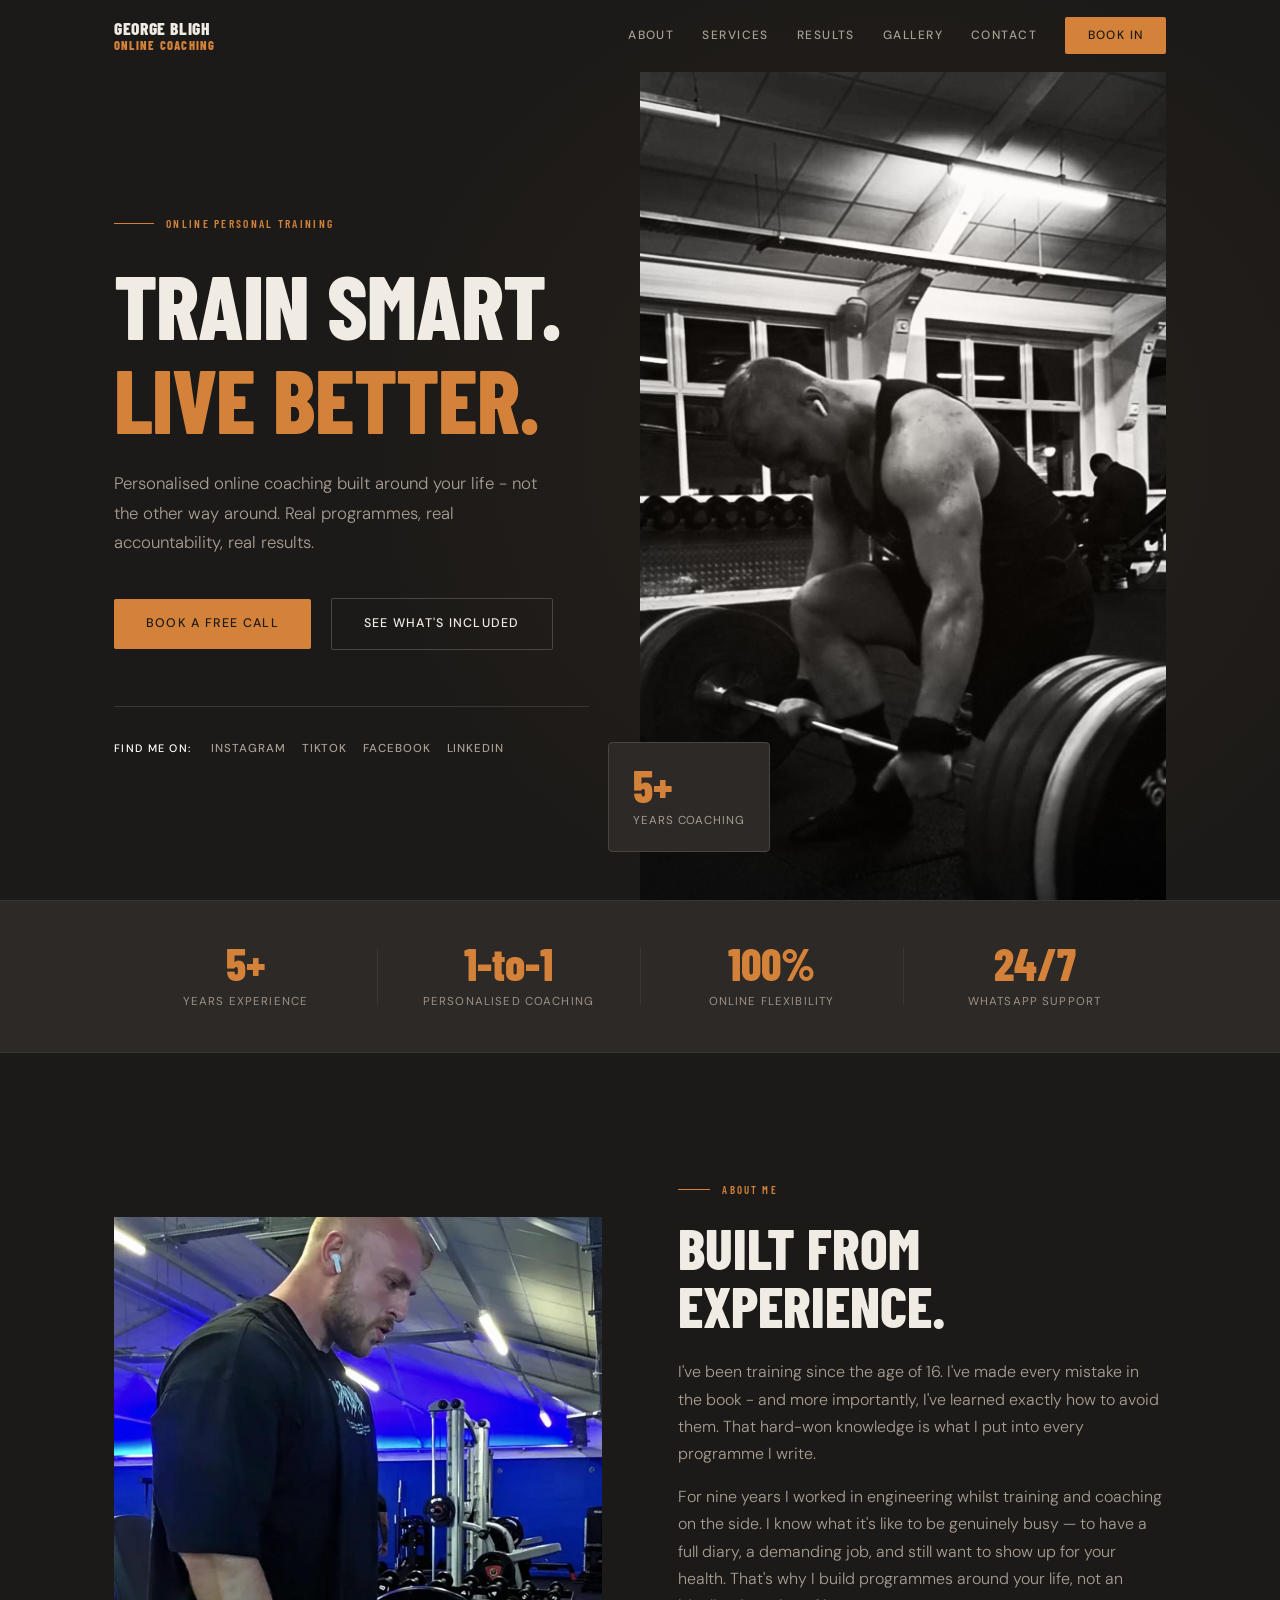
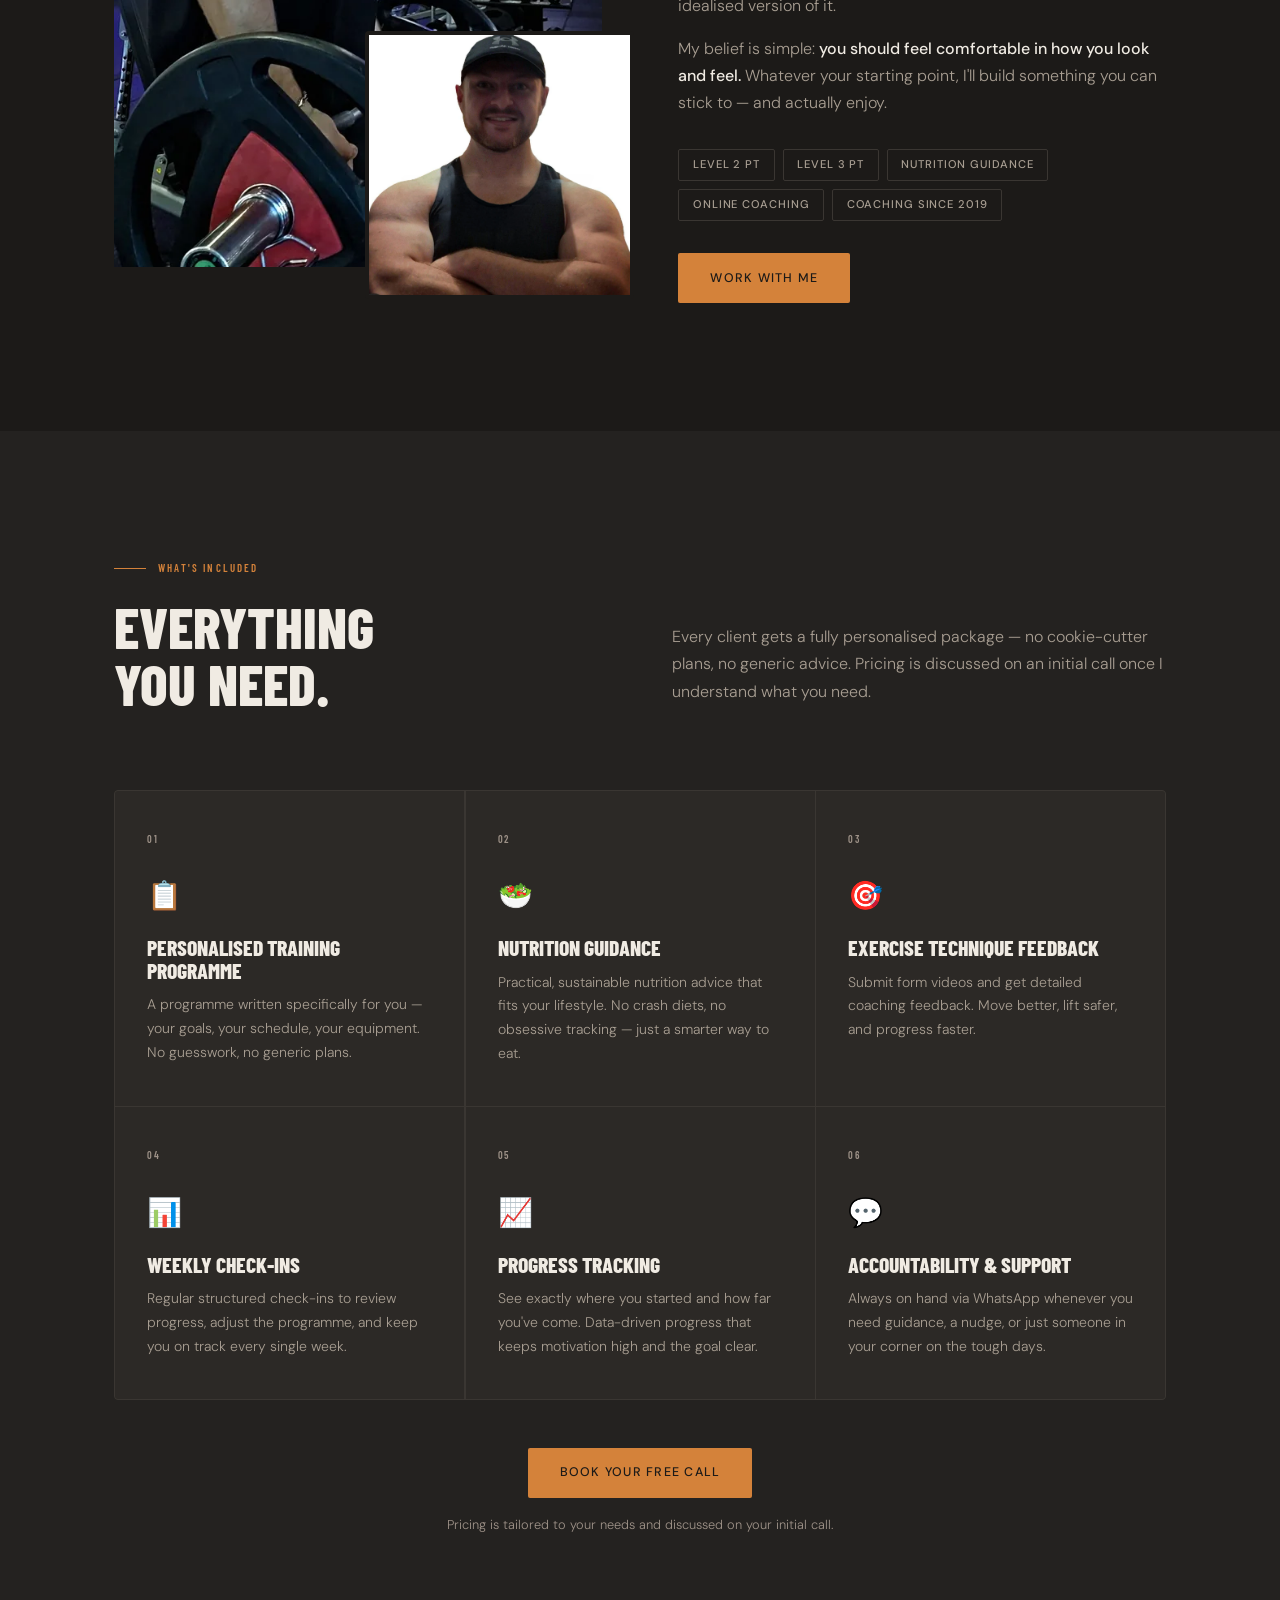
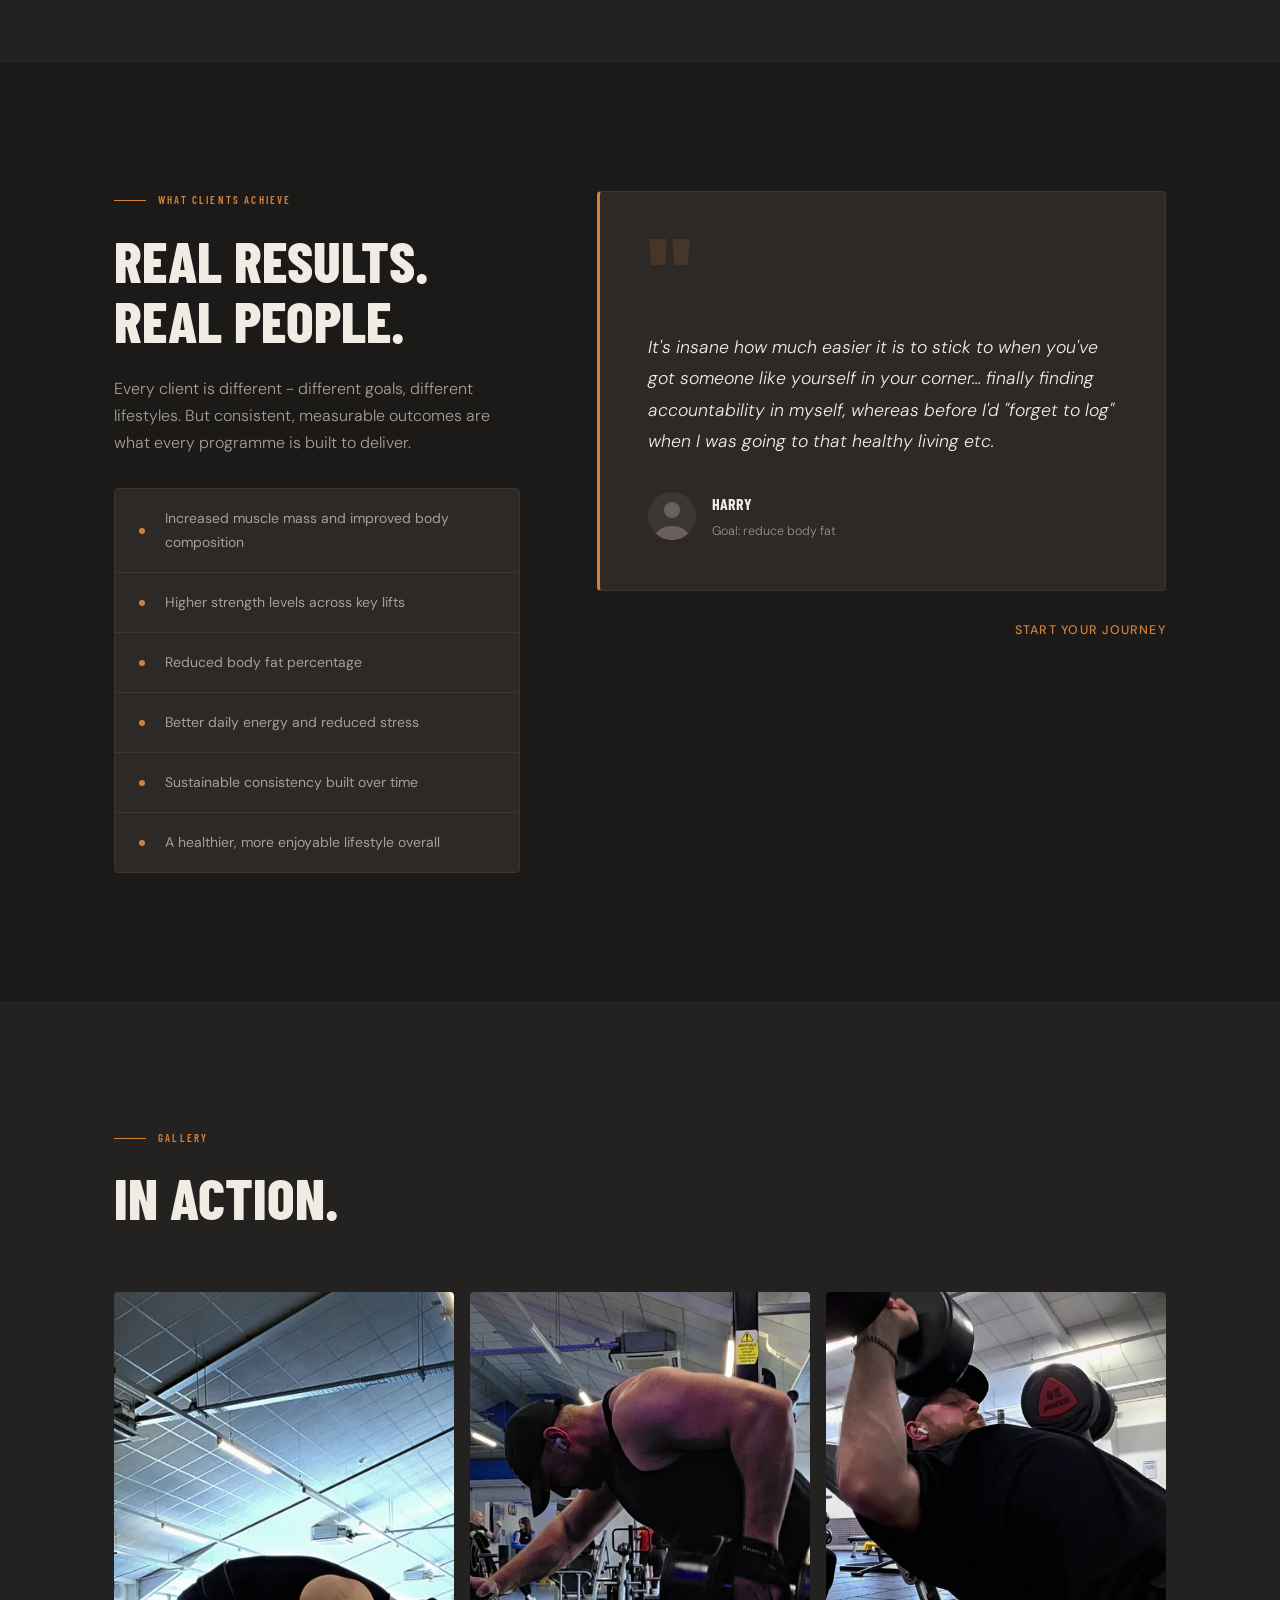
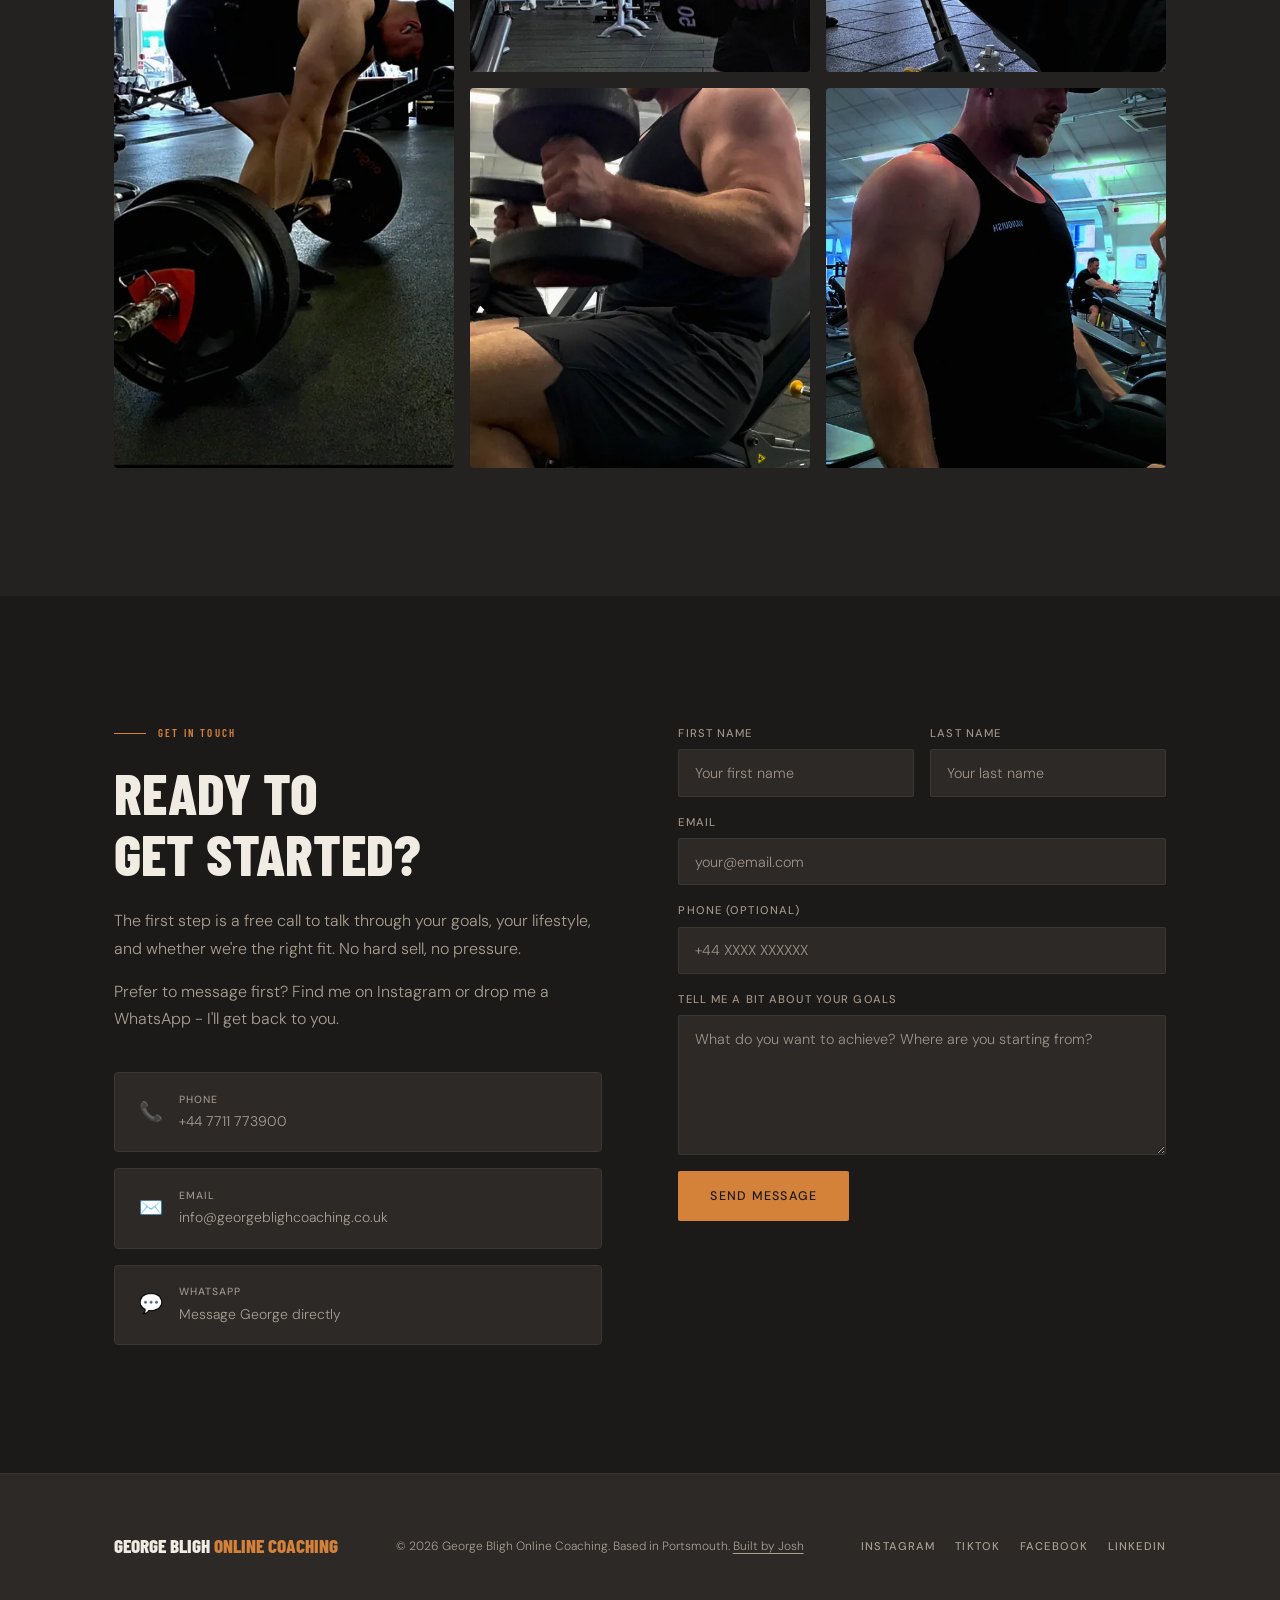
<file: index.html>
<!DOCTYPE html>
<html lang="en">
<head>
  <meta charset="UTF-8" />
  <meta name="viewport" content="width=device-width, initial-scale=1.0" />

  <!-- ── Primary SEO ───────────────────────────────────────── -->
  <title>George Bligh | Online Personal Trainer UK</title>
  <meta name="description" content="1-to-1 online personal training and nutrition coaching built around your lifestyle. Personalised programmes, weekly check-ins, and real results — wherever you are in the UK." />
  <meta name="robots" content="index, follow" />
  <link rel="canonical" href="https://georgeblighcoaching.co.uk/" />

  <!-- ── Open Graph ────────────────────────────────────────── -->
  <meta property="og:type"        content="website" />
  <meta property="og:url"         content="https://georgeblighcoaching.co.uk/" />
  <meta property="og:title"       content="George Bligh | Online Personal Trainer UK" />
  <meta property="og:description" content="1-to-1 online personal training and nutrition coaching built around your lifestyle. Real programmes, real results — anywhere in the UK." />
  <meta property="og:image"       content="https://georgeblighcoaching.co.uk/assets/images/Social%20meta%20Image.webp" />
  <meta name="twitter:card"       content="summary_large_image" />
  <meta name="twitter:title"      content="George Bligh | Online Personal Trainer UK" />
  <meta name="twitter:description" content="1-to-1 online personal training and nutrition coaching built around your lifestyle. Real programmes, real results — anywhere in the UK." />
  <meta name="twitter:image"      content="https://georgeblighcoaching.co.uk/assets/images/Social%20meta%20Image.webp" />

  <!-- ── Sitemap ──────────────────────────────────────────── -->
  <link rel="sitemap" type="application/xml" href="/sitemap.xml" />

  <!-- ── Favicon ──────────────────────────────────────────── -->
  <link rel="icon" type="image/webp" href="/assets/images/Favicon.webp" />
  <link rel="apple-touch-icon" href="/assets/images/Favicon.webp" />

  <!-- ── Structured Data ───────────────────────────────────── -->
  <script type="application/ld+json">
  {
    "@context": "https://schema.org",
    "@type": "Person",
    "name": "George Bligh",
    "jobTitle": "Online Personal Trainer",
    "description": "Online personal trainer and nutrition coach offering 1-to-1 coaching, personalised training programmes, weekly check-ins, and nutrition guidance to clients across the UK.",
    "url": "https://georgeblighcoaching.co.uk",
    "image": "https://georgeblighcoaching.co.uk/assets/images/about-main.webp",
    "telephone": "+447711773900",
    "address": {
      "@type": "PostalAddress",
      "addressLocality": "Portsmouth",
      "addressCountry": "GB"
    },
    "areaServed": {
      "@type": "Country",
      "name": "United Kingdom"
    },
    "sameAs": [
      "https://www.instagram.com/georgefitzness/",
      "https://www.tiktok.com/@georgefitnezz",
      "https://www.facebook.com/profile.php?id=61587950019337",
      "https://www.linkedin.com/in/george-bligh/"
    ],
    "knowsAbout": [
      "Personal Training",
      "Online Coaching",
      "Nutrition Guidance",
      "Strength Training",
      "Weight Loss",
      "Muscle Building",
      "Body Composition"
    ]
  }
  </script>

  <!-- ── Fonts (non-blocking) ──────────────────────────────── -->
  <!-- preconnect hints stay — they prime the connection early -->
  <link rel="preconnect" href="https://fonts.googleapis.com" />
  <link rel="preconnect" href="https://fonts.gstatic.com" crossorigin />
  <!-- Load font CSS asynchronously so it never blocks first paint -->
  <link rel="preload" as="image" href="assets/images/Hero%201to1%20Mobile.webp" media="(max-width: 860px)" />
  <link rel="preload" as="image" href="assets/images/Hero%201080w%20x%202021h%20px.webp" media="(min-width: 861px)" />
  <link rel="preload" as="style" href="https://fonts.googleapis.com/css2?family=Barlow+Condensed:wght@400;600;700;800&family=DM+Sans:ital,wght@0,300;0,400;0,500;1,300&display=swap" />
  <link rel="stylesheet" media="print" onload="this.media='all'" href="https://fonts.googleapis.com/css2?family=Barlow+Condensed:wght@400;600;700;800&family=DM+Sans:ital,wght@0,300;0,400;0,500;1,300&display=swap" />
  <noscript>
    <link rel="stylesheet" href="https://fonts.googleapis.com/css2?family=Barlow+Condensed:wght@400;600;700;800&family=DM+Sans:ital,wght@0,300;0,400;0,500;1,300&display=swap" />
  </noscript>

  <style>
    /* ── Variables & Reset ─────────────────────────────── */
    :root {
      --bg:           #1C1A18;
      --bg-raised:    #242220;
      --bg-card:      #2C2926;
      --border:       #3A3632;
      --border-light: #4A4540;
      --accent:       #D4823A;
      --accent-dim:   #A8632B;
      --accent-glow:  rgba(212,130,58,0.12);
      --text-primary:   #F0EBE3;
      --text-secondary: #A89E92;
      --text-muted:     #9E9288;
      --font-display: 'Barlow Condensed', sans-serif;
      --font-body:    'DM Sans', sans-serif;
      --max-width: 1180px;
      --gutter: clamp(1.5rem, 5vw, 4rem);
      --nav-height: 72px;
      --ease: cubic-bezier(0.25,0.46,0.45,0.94);
      --ease-out: cubic-bezier(0.0,0.0,0.2,1);
    }

    *, *::before, *::after { box-sizing: border-box; margin: 0; padding: 0; }

    html {
      scroll-behavior: smooth;
      scroll-padding-top: var(--nav-height);
      -webkit-font-smoothing: antialiased;
    }

    body {
      background: var(--bg);
      color: var(--text-primary);
      font-family: var(--font-body);
      font-size: 1rem;
      line-height: 1.7;
      font-weight: 300;
      overflow-x: hidden;
    }

    img { max-width: 100%; display: block; }
    a { color: inherit; text-decoration: none; }
    ul { list-style: none; }
    button { cursor: pointer; border: none; background: none; font: inherit; }

    h1, h2, h3, h4, h5 {
      font-family: var(--font-display);
      font-weight: 800;
      line-height: 1.05;
      text-transform: uppercase;
      color: var(--text-primary);
    }

    p { color: var(--text-secondary); font-weight: 300; }
    p + p { margin-top: 1rem; }
    strong { color: var(--text-primary); font-weight: 500; }

    .container {
      width: 100%;
      max-width: var(--max-width);
      margin: 0 auto;
      padding: 0 var(--gutter);
    }

    ::-webkit-scrollbar { width: 5px; }
    ::-webkit-scrollbar-track { background: var(--bg); }
    ::-webkit-scrollbar-thumb { background: var(--border-light); border-radius: 3px; }

    /* ── Scroll reveal ─────────────────────────────────── */
    [data-reveal] {
      opacity: 0;
      transform: translateY(28px);
      transition: opacity 0.7s var(--ease-out), transform 0.7s var(--ease-out);
    }
    [data-reveal].revealed {
      opacity: 1;
      transform: translateY(0);
    }
    [data-reveal-delay="1"] { transition-delay: 0.1s; }
    [data-reveal-delay="2"] { transition-delay: 0.22s; }
    [data-reveal-delay="3"] { transition-delay: 0.34s; }
    [data-reveal-delay="4"] { transition-delay: 0.46s; }
    [data-reveal-delay="5"] { transition-delay: 0.58s; }
    [data-reveal-delay="6"] { transition-delay: 0.7s; }

    /* ── Nav ───────────────────────────────────────────── */
    .nav {
      position: fixed;
      top: 0; left: 0; right: 0;
      height: var(--nav-height);
      z-index: 100;
      transition: background 0.3s var(--ease), border-color 0.3s var(--ease);
      border-bottom: 1px solid transparent;
    }
    .nav.scrolled {
      background: rgba(28,26,24,0.93);
      backdrop-filter: blur(14px);
      -webkit-backdrop-filter: blur(14px);
      border-bottom-color: var(--border);
    }
    .nav .container {
      height: 100%;
      display: flex;
      align-items: stretch;
    }
    .nav__inner {
      display: flex;
      align-items: center;
      justify-content: space-between;
      width: 100%;
    }
    .nav__logo {
      font-family: var(--font-display);
      font-weight: 800;
      letter-spacing: 0.04em;
      text-transform: uppercase;
      line-height: 1.15;
      display: flex;
      flex-direction: column;
    }
    .nav__logo-name { color: var(--text-primary); font-size: 1.1rem; }
    .nav__logo-sub  { color: var(--accent); font-size: 0.78rem; letter-spacing: 0.1em; }
    .nav__links {
      display: flex;
      align-items: center;
      gap: 1.75rem;
    }
    .nav__link {
      font-size: 0.75rem;
      font-weight: 500;
      letter-spacing: 0.12em;
      text-transform: uppercase;
      color: var(--text-secondary);
      transition: color 0.25s;
      position: relative;
    }
    .nav__link::after {
      content: '';
      position: absolute;
      bottom: -4px; left: 0;
      width: 0; height: 1px;
      background: var(--accent);
      transition: width 0.25s var(--ease);
    }
    .nav__link:hover { color: var(--text-primary); }
    .nav__link:hover::after, .nav__link.active::after { width: 100%; }
    .nav__link.active { color: var(--text-primary); }

    .nav__cta {
      font-size: 0.75rem;
      font-weight: 500;
      letter-spacing: 0.12em;
      text-transform: uppercase;
      color: var(--bg);
      background: var(--accent);
      padding: 0.55rem 1.4rem;
      border-radius: 2px;
      transition: background 0.25s;
    }
    .nav__cta:hover { background: var(--accent-dim); }

    .nav__hamburger {
      display: none; /* shown via media query at 860px */
      flex-direction: column;
      gap: 5.5px;
      padding: 4px;
      background: none;
      border: none;
      cursor: pointer;
    }
    .nav__hamburger span {
      display: block;
      width: 22px;
      height: 1.5px;
      background: var(--text-primary);
      transform-origin: center;
      transition: transform 0.3s var(--ease), opacity 0.2s var(--ease), background 0.2s;
    }

    /* ── Section helpers ───────────────────────────────── */
    .section { padding: clamp(5rem,10vw,9rem) 0; }
    .section--alt { background: var(--bg-raised); }

    .section-label {
      font-family: var(--font-display);
      font-size: 0.68rem;
      font-weight: 600;
      letter-spacing: 0.2em;
      text-transform: uppercase;
      color: var(--accent);
      display: flex;
      align-items: center;
      gap: 0.75rem;
      margin-bottom: 1.25rem;
    }
    .section-label::before {
      content: '';
      width: 2rem;
      height: 1px;
      background: var(--accent);
      flex-shrink: 0;
    }

    /* ── Real image treatments ────────────────────────── */
    .hero__image-ph {
      flex: 1;
      overflow: hidden;
      position: relative;
    }
    .hero__image-ph img {
      position: absolute;
      inset: 0;
      width: 100%;
      height: 100%;
      object-fit: cover;
      object-position: center top;
    }
    .about__img-main img,
    .about__img-secondary img {
      width: 100%;
      height: 100%;
      object-fit: cover;
      object-position: center;
    }
    .gallery__item img {
      width: 100%;
      height: 100%;
      object-fit: cover;
      object-position: center;
      display: block;
    }

    /* ── Image placeholders ────────────────────────────── */
    .img-ph {
      background: var(--bg-card);
      border: 1px dashed var(--border-light);
      border-radius: 4px;
      display: flex;
      flex-direction: column;
      align-items: center;
      justify-content: center;
      gap: 0.5rem;
      position: relative;
      overflow: hidden;
    }
    .img-ph::before {
      content: '';
      position: absolute;
      inset: 0;
      background: repeating-linear-gradient(
        -45deg,
        transparent, transparent 12px,
        rgba(255,255,255,0.018) 12px, rgba(255,255,255,0.018) 13px
      );
    }
    .img-ph__inner {
      position: relative;
      text-align: center;
      z-index: 1;
    }
    .img-ph__icon {
      font-size: 2rem;
      margin: 0 auto 0.5rem;
      opacity: 0.35;
    }
    .img-ph__label {
      font-size: 0.7rem;
      font-weight: 500;
      letter-spacing: 0.1em;
      text-transform: uppercase;
      color: var(--text-muted);
    }
    .img-ph__dim {
      font-size: 0.65rem;
      color: var(--text-muted);
      opacity: 0.7;
      margin-top: 0.2rem;
    }

    /* ── Buttons ───────────────────────────────────────── */
    .btn {
      display: inline-flex;
      align-items: center;
      gap: 0.5rem;
      font-family: var(--font-body);
      font-size: 0.78rem;
      font-weight: 500;
      letter-spacing: 0.1em;
      text-transform: uppercase;
      padding: 0.9rem 2rem;
      border-radius: 2px;
      transition: all 0.25s var(--ease);
      white-space: nowrap;
    }
    .btn--primary { background: var(--accent); color: var(--bg); }
    .btn--primary:hover { background: var(--accent-dim); transform: translateY(-2px); }
    .btn--outline {
      border: 1px solid var(--border-light);
      color: var(--text-primary);
    }
    .btn--outline:hover {
      border-color: var(--accent);
      color: var(--accent);
      transform: translateY(-2px);
    }
    .btn--ghost {
      color: var(--accent);
      font-size: 0.78rem;
      font-weight: 500;
      letter-spacing: 0.1em;
      text-transform: uppercase;
      display: inline-flex;
      align-items: center;
      gap: 0.5rem;
      transition: gap 0.25s var(--ease);
    }
    .btn--ghost:hover { gap: 0.8rem; }

    /* ── HERO ──────────────────────────────────────────── */
    .hero {
      min-height: 100svh;
      padding-top: var(--nav-height);
      position: relative;
      overflow: hidden;
    }

    .hero::after {
      content: '';
      position: absolute;
      inset: 0;
      background: radial-gradient(ellipse 60% 80% at 70% 50%, rgba(212,130,58,0.06) 0%, transparent 70%);
      pointer-events: none;
    }

    .hero__inner {
      display: grid;
      grid-template-columns: 1fr 1fr;
      align-items: center;
      min-height: calc(100svh - var(--nav-height));
      gap: 0;
    }

    .hero__content {
      padding: clamp(3rem,6vw,6rem) clamp(2rem,4vw,4rem) clamp(3rem,6vw,6rem) 0;
      position: relative;
      z-index: 1;
    }

    .hero__eyebrow {
      display: flex;
      align-items: center;
      gap: 0.75rem;
      margin-bottom: 1.5rem;
    }
    .hero__eyebrow-line {
      width: 2.5rem;
      height: 1px;
      background: var(--accent);
    }
    .hero__eyebrow-text {
      font-family: var(--font-display);
      font-size: 0.72rem;
      font-weight: 600;
      letter-spacing: 0.2em;
      text-transform: uppercase;
      color: var(--accent);
    }

    .hero__title {
      font-size: clamp(4rem,7vw,7.5rem);
      margin-bottom: 1.5rem;
      letter-spacing: -0.01em;
    }

    .hero__title em {
      font-style: normal;
      color: var(--accent);
      display: block;
    }

    .hero__sub {
      font-size: 1.05rem;
      line-height: 1.75;
      color: var(--text-secondary);
      max-width: 440px;
      margin-bottom: 2.5rem;
    }

    .hero__actions {
      display: flex;
      align-items: center;
      gap: 1.25rem;
      flex-wrap: wrap;
    }

    .hero__social {
      display: flex;
      align-items: center;
      gap: 1rem;
      margin-top: 3.5rem;
      padding-top: 2rem;
      border-top: 1px solid var(--border);
    }
    .hero__social-label {
      font-size: 0.68rem;
      font-weight: 500;
      letter-spacing: 0.12em;
      text-transform: uppercase;
      color: #ffffff;
      margin-right: 0.25rem;
    }
    .hero__social-link {
      font-size: 0.72rem;
      font-weight: 500;
      letter-spacing: 0.08em;
      text-transform: uppercase;
      color: var(--text-secondary);
      transition: color 0.25s;
    }
    .hero__social-link:hover { color: var(--accent); }

    .hero__image-wrap {
      position: relative;
      align-self: stretch;
      min-height: 600px;
      display: flex;
      align-items: stretch;
    }

    .hero__image-ph {
      flex: 1;
      border-radius: 0;
    }

    .hero__image-badge {
      position: absolute;
      bottom: 3rem;
      left: -2rem;
      background: var(--bg-card);
      border: 1px solid var(--border-light);
      border-radius: 4px;
      padding: 1.25rem 1.5rem;
      z-index: 2;
      backdrop-filter: blur(8px);
    }

    .hero__badge-stat {
      font-family: var(--font-display);
      font-size: 2.8rem;
      font-weight: 800;
      color: var(--accent);
      line-height: 1;
    }
    .hero__badge-label {
      font-size: 0.72rem;
      font-weight: 400;
      letter-spacing: 0.08em;
      text-transform: uppercase;
      color: var(--text-secondary);
      margin-top: 0.25rem;
    }

    /* ── STAT STRIP ────────────────────────────────────── */
    .stats-strip {
      background: var(--bg-card);
      border-top: 1px solid var(--border);
      border-bottom: 1px solid var(--border);
      padding: 2.5rem 0;
    }

    .stats-strip__inner {
      display: grid;
      grid-template-columns: repeat(4, 1fr);
      gap: 0;
    }

    .stat-item {
      text-align: center;
      padding: 0 2rem;
      position: relative;
    }

    .stat-item + .stat-item::before {
      content: '';
      position: absolute;
      left: 0; top: 10%; bottom: 10%;
      width: 1px;
      background: var(--border);
    }

    .stat-item__num {
      font-family: var(--font-display);
      font-size: clamp(2.2rem, 3.5vw, 3.2rem);
      font-weight: 800;
      color: var(--accent);
      line-height: 1;
    }

    .stat-item__label {
      font-size: 0.72rem;
      font-weight: 400;
      letter-spacing: 0.1em;
      text-transform: uppercase;
      color: var(--text-muted);
      margin-top: 0.4rem;
    }

    /* ── ABOUT ─────────────────────────────────────────── */
    .about__grid {
      display: grid;
      grid-template-columns: 1fr 1fr;
      gap: clamp(3rem, 6vw, 7rem);
      align-items: center;
    }

    .about__image-stack {
      position: relative;
    }

    .about__img-main {
      width: 100%;
      aspect-ratio: 3/4;
      border-radius: 4px;
    }

    .about__img-secondary {
      position: absolute;
      bottom: -2rem;
      right: -2rem;
      width: 55%;
      aspect-ratio: 1/1;
      border-radius: 4px;
      border: 4px solid var(--bg);
    }

    .about__title {
      font-size: clamp(2.5rem, 4.5vw, 4.5rem);
      margin-bottom: 1.5rem;
      line-height: 1;
    }

    .about__body {
      margin-bottom: 2rem;
    }

    .about__tags {
      display: flex;
      flex-wrap: wrap;
      gap: 0.5rem;
      margin-bottom: 2rem;
    }

    .about__tag {
      font-size: 0.7rem;
      font-weight: 500;
      letter-spacing: 0.08em;
      text-transform: uppercase;
      color: var(--text-secondary);
      border: 1px solid var(--border);
      border-radius: 2px;
      padding: 0.35rem 0.85rem;
    }

    /* ── SERVICES ──────────────────────────────────────── */
    .services__header {
      display: grid;
      grid-template-columns: 1fr 1fr;
      gap: 4rem;
      align-items: end;
      margin-bottom: clamp(3rem,6vw,5rem);
    }

    .services__title {
      font-size: clamp(2.5rem, 4.5vw, 4.5rem);
      line-height: 1;
    }

    .services__intro {
      padding-bottom: 0.5rem;
    }

    .services__grid {
      display: grid;
      grid-template-columns: repeat(3, 1fr);
      gap: 1.5px;
      background: var(--border);
      border: 1px solid var(--border);
      border-radius: 4px;
      overflow: hidden;
    }

    .service-card {
      background: var(--bg-card);
      padding: 2.5rem 2rem;
      transition: background 0.3s var(--ease);
      position: relative;
    }

    .service-card:hover { background: var(--bg-raised); }

    .service-card:hover .service-card__arrow {
      transform: translate(3px, -3px);
    }

    .service-card__num {
      font-family: var(--font-display);
      font-size: 0.65rem;
      font-weight: 600;
      letter-spacing: 0.18em;
      color: var(--text-muted);
      margin-bottom: 1.5rem;
    }

    .service-card__icon {
      font-size: 1.75rem;
      margin-bottom: 1rem;
    }

    .service-card__title {
      font-size: 1.35rem;
      margin-bottom: 0.75rem;
    }

    .service-card__body {
      font-size: 0.875rem;
      line-height: 1.7;
    }

    .service-card__arrow {
      position: absolute;
      top: 2rem;
      right: 2rem;
      font-size: 1rem;
      color: var(--accent);
      transition: transform 0.25s var(--ease);
      opacity: 0;
    }

    .service-card:hover .service-card__arrow { opacity: 1; }

    /* ── RESULTS ───────────────────────────────────────── */
    .results__grid {
      display: grid;
      grid-template-columns: 1fr 1.4fr;
      gap: clamp(3rem,6vw,7rem);
      align-items: start;
    }

    .results__title {
      font-size: clamp(2.5rem, 4.5vw, 4.5rem);
      margin-bottom: 1.5rem;
    }

    .results__outcomes {
      display: flex;
      flex-direction: column;
      gap: 0;
      border: 1px solid var(--border);
      border-radius: 4px;
      overflow: hidden;
      margin-top: 2rem;
    }

    .outcome-item {
      display: flex;
      align-items: center;
      gap: 1.25rem;
      padding: 1.1rem 1.5rem;
      background: var(--bg-card);
      border-bottom: 1px solid var(--border);
      transition: background 0.25s;
    }

    .outcome-item:last-child { border-bottom: none; }
    .outcome-item:hover { background: var(--bg-raised); }

    .outcome-item__dot {
      width: 6px;
      height: 6px;
      border-radius: 50%;
      background: var(--accent);
      flex-shrink: 0;
    }

    .outcome-item__label {
      font-size: 0.875rem;
      font-weight: 400;
      color: var(--text-secondary);
    }

    .results__testimonial {
      background: var(--bg-card);
      border: 1px solid var(--border);
      border-left: 3px solid var(--accent);
      border-radius: 4px;
      padding: 3rem;
      position: relative;
    }

    .results__quote-mark {
      font-family: var(--font-display);
      font-size: 7rem;
      font-weight: 800;
      color: var(--accent);
      opacity: 0.15;
      line-height: 0.6;
      margin-bottom: 1.5rem;
      display: block;
    }

    .results__quote-text {
      font-size: 1.1rem;
      line-height: 1.8;
      color: var(--text-primary);
      font-weight: 300;
      font-style: italic;
      margin-bottom: 2rem;
    }

    .results__quote-author {
      display: flex;
      align-items: center;
      gap: 1rem;
    }

    .results__author-ph {
      width: 48px;
      height: 48px;
      border-radius: 50%;
      flex-shrink: 0;
    }

    .results__author-name {
      font-family: var(--font-display);
      font-size: 1rem;
      font-weight: 700;
      text-transform: uppercase;
    }

    .results__author-detail {
      font-size: 0.78rem;
      color: var(--text-muted);
      margin-top: 0.2rem;
    }

    /* ── GALLERY ───────────────────────────────────────── */
    .gallery__title {
      font-size: clamp(2.5rem, 4.5vw, 4.5rem);
      margin-bottom: clamp(2.5rem,5vw,4rem);
    }

    .gallery__grid {
      display: grid;
      grid-template-columns: repeat(3, 1fr);
      grid-template-rows: 380px 380px;
      gap: 1rem;
    }

    .gallery__item { border-radius: 4px; overflow: hidden; }
    .gallery__item--tall { grid-row: span 2; }
    .gallery__item--wide { grid-column: span 2; }
    .gallery__item .img-ph { height: 100%; border-radius: 0; }

    /* ── CONTACT ───────────────────────────────────────── */
    .contact__grid {
      display: grid;
      grid-template-columns: 1fr 1fr;
      gap: clamp(3rem,6vw,7rem);
      align-items: start;
    }

    .contact__title {
      font-size: clamp(2.5rem, 4.5vw, 4.5rem);
      margin-bottom: 1.5rem;
    }

    .contact__methods {
      display: flex;
      flex-direction: column;
      gap: 1rem;
      margin-top: 2.5rem;
    }

    .contact__method {
      display: flex;
      align-items: center;
      gap: 1rem;
      padding: 1.1rem 1.5rem;
      background: var(--bg-card);
      border: 1px solid var(--border);
      border-radius: 4px;
      transition: border-color 0.25s, transform 0.25s;
    }

    .contact__method:hover {
      border-color: var(--border-light);
      transform: translateX(4px);
    }

    .contact__method-icon {
      font-size: 1.2rem;
      flex-shrink: 0;
    }

    .contact__method-text {
      font-size: 0.875rem;
      color: var(--text-secondary);
    }

    .contact__method-label {
      font-size: 0.65rem;
      font-weight: 500;
      letter-spacing: 0.1em;
      text-transform: uppercase;
      color: var(--text-muted);
      display: block;
      margin-bottom: 0.1rem;
    }

    .contact-form {
      display: flex;
      flex-direction: column;
      gap: 1rem;
    }

    .form-row {
      display: grid;
      grid-template-columns: 1fr 1fr;
      gap: 1rem;
    }

    .form-field {
      display: flex;
      flex-direction: column;
      gap: 0.4rem;
    }

    .form-label {
      font-size: 0.7rem;
      font-weight: 500;
      letter-spacing: 0.1em;
      text-transform: uppercase;
      color: var(--text-muted);
    }

    .form-input, .form-textarea {
      background: var(--bg-card);
      border: 1px solid var(--border);
      border-radius: 2px;
      padding: 0.85rem 1rem;
      color: var(--text-primary);
      font-family: var(--font-body);
      font-size: 0.9rem;
      font-weight: 300;
      transition: border-color 0.25s;
      width: 100%;
    }

    .form-input:focus, .form-textarea:focus {
      outline: none;
      border-color: var(--accent);
    }

    .form-input::placeholder, .form-textarea::placeholder {
      color: var(--text-muted);
    }

    .form-textarea { resize: vertical; min-height: 140px; }

    .form-submit {
      align-self: flex-start;
    }

    /* ── FOOTER ────────────────────────────────────────── */
    .footer {
      background: var(--bg-card);
      border-top: 1px solid var(--border);
      padding: 3.5rem 0 4rem;
    }

    .footer__inner {
      display: flex;
      align-items: center;
      justify-content: space-between;
      flex-wrap: wrap;
      gap: 1.5rem;
    }

    .footer__logo {
      font-family: var(--font-display);
      font-size: 1.2rem;
      font-weight: 800;
      text-transform: uppercase;
    }
    .footer__logo span { color: var(--accent); }

    .footer__copy {
      font-size: 0.75rem;
      color: var(--text-secondary);
    }

    .footer__socials {
      display: flex;
      gap: 1.25rem;
    }

    .footer__social-link {
      font-size: 0.7rem;
      font-weight: 500;
      letter-spacing: 0.1em;
      text-transform: uppercase;
      color: var(--text-secondary);
      transition: color 0.25s;
    }
    .footer__social-link:hover { color: var(--accent); }

    /* ── Mobile menu animation ─────────────────────────── */
    /* Menu panel sits off-screen and slides down when open */
    .nav__links {
      transition: none; /* desktop: no transition needed */
    }

    @media (max-width: 860px) {
      /* Hide full nav links, show hamburger at stacking breakpoint */
      .nav__links {
        display: flex !important; /* keep in DOM for animation */
        flex-direction: column;
        position: absolute;
        top: var(--nav-height);
        left: 0; right: 0;
        background: rgba(28,26,24,0.98);
        backdrop-filter: blur(16px);
        -webkit-backdrop-filter: blur(16px);
        padding: 0 var(--gutter);
        gap: 0;
        border-bottom: 1px solid var(--border);
        align-items: flex-start;
        /* Closed state */
        max-height: 0;
        overflow: hidden;
        opacity: 0;
        transform: translateY(-8px);
        transition:
          max-height 0.38s cubic-bezier(0.4, 0, 0.2, 1),
          opacity    0.28s cubic-bezier(0.4, 0, 0.2, 1),
          transform  0.32s cubic-bezier(0.4, 0, 0.2, 1),
          padding    0.38s cubic-bezier(0.4, 0, 0.2, 1);
        pointer-events: none;
      }

      .nav.mobile-open .nav__links {
        max-height: 420px;
        opacity: 1;
        transform: translateY(0);
        padding: 1.5rem var(--gutter) 1.75rem;
        pointer-events: auto;
        gap: 1.25rem;
      }

      .nav__hamburger { display: flex; }

      /* Hamburger → X morph */
      .nav.mobile-open .nav__hamburger span:nth-child(1) {
        transform: translateY(6.5px) rotate(45deg);
      }
      .nav.mobile-open .nav__hamburger span:nth-child(2) {
        opacity: 0;
        transform: scaleX(0);
      }
      .nav.mobile-open .nav__hamburger span:nth-child(3) {
        transform: translateY(-6.5px) rotate(-45deg);
      }

      .nav__hamburger span {
        transition: transform 0.3s var(--ease), opacity 0.2s var(--ease), background 0.2s;
      }

      /* Book In CTA inside the mobile menu */
      .nav.mobile-open .nav__cta {
        align-self: stretch;
        text-align: center;
        padding: 0.75rem;
        margin-top: 0.25rem;
      }
    }

    /* ── RESPONSIVE ────────────────────────────────────── */

    /* Large tablets / small desktops */
    @media (max-width: 1100px) {
      .hero__title { font-size: clamp(3.2rem, 6.5vw, 6rem); }
      .nav__links { gap: 1.25rem; }
    }

    /* Stacking breakpoint — everything goes single column */
    @media (max-width: 860px) {
      :root { --nav-height: 68px; }

      /* Hero: stack vertically */
      .hero { min-height: auto; padding-bottom: 0; }
      .hero__inner { grid-template-columns: 1fr; min-height: auto; }
      .hero__content { padding: 3.5rem 0 2.5rem !important; }
      .hero__sub { max-width: 100%; }
      .hero__image-wrap { min-height: 420px; width: 100%; position: relative; }
      .hero__image-ph { min-height: 420px; }
      .hero__image-ph img { object-position: center bottom; }
      .hero__image-badge { left: var(--gutter); bottom: 1.5rem; }

      /* About */
      .about__grid { grid-template-columns: 1fr; gap: 3rem; }
      .about__image-stack { padding-bottom: 3rem; }
      .about__img-secondary { right: 2rem; bottom: -1rem; width: 45%; }

      /* Services */
      .services__header { grid-template-columns: 1fr; gap: 1rem; }
      .services__grid { grid-template-columns: 1fr 1fr; }

      /* Stats */
      .stats-strip__inner { grid-template-columns: repeat(2, 1fr); gap: 2rem 0; }
      .stat-item + .stat-item::before { display: none; }
      .stat-item { padding: 0 1rem; }

      /* Results */
      .results__grid { grid-template-columns: 1fr; gap: 3rem; }

      /* Contact */
      .contact__grid { grid-template-columns: 1fr; gap: 3rem; }

      /* Footer */
      .footer__inner { flex-direction: column; align-items: flex-start; gap: 1rem; }
      .footer { padding: 3rem 0 5rem; }

      /* Gallery: 3-col square grid */
      .gallery__grid {
        grid-template-columns: repeat(3, 1fr);
        grid-template-rows: unset;
        gap: 0.5rem;
      }
      .gallery__item,
      .gallery__item--tall,
      .gallery__item--wide {
        grid-column: span 1;
        grid-row: span 1;
        aspect-ratio: 1 / 1;
      }
      .gallery__item .img-ph { height: 100%; border-radius: 0; }
    }

    /* Smaller mobile */
    @media (max-width: 560px) {
      .hero__actions    { flex-direction: column; align-items: flex-start; }
      .hero__actions .btn { width: 100%; justify-content: center; }
      .hero__social     { flex-wrap: wrap; gap: 0.75rem; }
      .hero__image-wrap { min-height: 300px; }
      .hero__image-ph   { min-height: 300px; }

      .services__grid { grid-template-columns: 1fr; }
      .stats-strip { padding: 2rem 0; }

      /* About: keep secondary image but inset it so it doesn't overflow */
      .about__img-secondary {
        display: block;
        position: absolute;
        bottom: 1rem;
        right: 1rem;
        width: 40%;
      }

      /* Gallery: horizontal swipe carousel */
      .gallery__grid {
        display: flex;
        overflow-x: auto;
        overflow-y: hidden;
        scroll-snap-type: x mandatory;
        -webkit-overflow-scrolling: touch;
        scrollbar-width: none;
        gap: 0.75rem;
        grid-template-columns: unset;
        grid-template-rows: unset;
      }
      .gallery__grid::-webkit-scrollbar { display: none; }
      .gallery__item,
      .gallery__item--tall {
        flex: 0 0 72vw;
        scroll-snap-align: start;
        aspect-ratio: 3 / 4;
        grid-column: unset;
        grid-row: unset;
      }

      /* Contact */
      .form-row { grid-template-columns: 1fr; }
      .form-submit { width: 100%; justify-content: center; }
      .results__testimonial { padding: 2rem 1.5rem; }
      .footer { padding: 2.5rem 0 6rem; }
    }

    /* Gallery dots — mobile carousel indicator */
    .gallery__dots { display: none; }
    @media (max-width: 560px) {
      .gallery__dots {
        display: flex;
        justify-content: center;
        gap: 0.5rem;
        margin-top: 1rem;
      }
      .gallery__dot {
        width: 8px; height: 8px;
        border-radius: 50%;
        background: var(--border);
        border: none; padding: 0;
        cursor: pointer;
        transition: background 0.25s, transform 0.25s;
      }
      .gallery__dot--active {
        background: var(--accent);
        transform: scale(1.35);
      }
    }

    /* Very small */
    @media (max-width: 380px) {
      .gallery__item, .gallery__item--tall { flex: 0 0 85vw; }
      .hero__social { display: none; }
    }
  </style>
</head>

<body>

  <!-- ── NAVIGATION ──────────────────────────────────────── -->
  <nav class="nav" id="nav">
    <div class="container">
      <div class="nav__inner">
        <a href="#home" class="nav__logo">
          <span class="nav__logo-name">George Bligh</span>
          <span class="nav__logo-sub">Online Coaching</span>
        </a>
        <div class="nav__links" id="navLinks">
          <a href="#about"    class="nav__link">About</a>
          <a href="#services" class="nav__link">Services</a>
          <a href="#results"  class="nav__link">Results</a>
          <a href="#gallery"  class="nav__link">Gallery</a>
          <a href="#contact"  class="nav__link">Contact</a>
          <a href="#contact"  class="nav__cta">Book In</a>
        </div>
        <button class="nav__hamburger" id="hamburger" aria-label="Menu" aria-expanded="false">
          <span></span><span></span><span></span>
        </button>
      </div>
    </div>
  </nav>

  <!-- ── MAIN CONTENT ─────────────────────────────────────── -->
  <main>

  <!-- ── HERO ────────────────────────────────────────────── -->
  <section id="home" class="hero">
    <div class="hero__inner container">
      <div class="hero__content">
        <div class="hero__eyebrow" style="animation:fadeUp 0.7s both;">
          <span class="hero__eyebrow-line"></span>
          <span class="hero__eyebrow-text">Online Personal Training</span>
        </div>

        <h1 class="hero__title" style="animation:fadeUp 0.7s 0.1s both;">
          Train Smart.<br>
          <em>Live Better.</em>
        </h1>

        <p class="hero__sub" style="animation:fadeUp 0.7s 0.22s both;">
          Personalised online coaching built around your life - not the other way around. Real programmes, real accountability, real results.
        </p>

        <div class="hero__actions" style="animation:fadeUp 0.7s 0.34s both;">
          <a href="#contact" class="btn btn--primary">Book a Free Call</a>
          <a href="#services" class="btn btn--outline">See What's Included</a>
        </div>

        <div class="hero__social" style="animation:fadeUp 0.7s 0.5s both;">
          <span class="hero__social-label">Find me on:</span>
          <a href="https://www.instagram.com/georgefitzness/" target="_blank" rel="noopener noreferrer" class="hero__social-link">Instagram</a>
          <a href="https://www.tiktok.com/@georgefitnezz" target="_blank" rel="noopener noreferrer" class="hero__social-link">TikTok</a>
          <a href="https://www.facebook.com/profile.php?id=61587950019337" target="_blank" rel="noopener noreferrer" class="hero__social-link">Facebook</a>
          <a href="https://www.linkedin.com/in/george-bligh/" target="_blank" rel="noopener noreferrer" class="hero__social-link">LinkedIn</a>
        </div>
      </div>

      <div class="hero__image-wrap" style="animation:fadeIn 1s 0.2s both;">
        <div class="hero__image-ph">
          <picture>
            <source media="(max-width: 860px)" srcset="assets/images/Hero%201to1%20Mobile.webp" type="image/webp" />
            <img src="assets/images/Hero%201080w%20x%202021h%20px.webp"
                 alt="George Bligh, online personal trainer"
                 width="1080" height="2021"
                 fetchpriority="high" />
          </picture>
        </div>
        <div class="hero__image-badge">
          <div class="hero__badge-stat">5+</div>
          <div class="hero__badge-label">Years Coaching</div>
        </div>
      </div>
    </div>
  </section>

  <!-- ── STATS STRIP ──────────────────────────────────────── -->
  <div class="stats-strip">
    <div class="container">
      <div class="stats-strip__inner">
        <div class="stat-item" data-reveal>
          <div class="stat-item__num">5+</div>
          <div class="stat-item__label">Years Experience</div>
        </div>
        <div class="stat-item" data-reveal data-reveal-delay="1">
          <div class="stat-item__num">1-to-1</div>
          <div class="stat-item__label">Personalised Coaching</div>
        </div>
        <div class="stat-item" data-reveal data-reveal-delay="2">
          <div class="stat-item__num">100%</div>
          <div class="stat-item__label">Online Flexibility</div>
        </div>
        <div class="stat-item" data-reveal data-reveal-delay="3">
          <div class="stat-item__num">24/7</div>
          <div class="stat-item__label">WhatsApp Support</div>
        </div>
      </div>
    </div>
  </div>

  <!-- ── ABOUT ────────────────────────────────────────────── -->
  <section id="about" class="section">
    <div class="container">
      <div class="about__grid">
        <div class="about__image-stack" data-reveal>
          <div class="about__img-main">
            <img src="assets/images/About%20Main%201077w%20x%201915h%20px.webp"
                 srcset="assets/images/about-main-600.webp 600w, assets/images/About%20Main%201077w%20x%201915h%20px.webp 1077w"
                 sizes="(max-width: 860px) 100vw, 45vw"
                 alt="George Bligh, online personal trainer based in Portsmouth"
                 width="1077" height="1915"
                 loading="lazy" />
          </div>
          <div class="about__img-secondary">
            <img src="assets/images/About%20Secondary%201282x1282.webp"
                 alt="George Bligh coaching"
                 width="1282" height="1282"
                 loading="lazy" />
          </div>
        </div>

        <div>
          <div class="section-label" data-reveal>About Me</div>
          <h2 class="about__title" data-reveal data-reveal-delay="1">Built From<br>Experience.</h2>

          <div class="about__body" data-reveal data-reveal-delay="2">
            <p>I've been training since the age of 16. I've made every mistake in the book - and more importantly, I've learned exactly how to avoid them. That hard-won knowledge is what I put into every programme I write.</p>
            <p>For nine years I worked in engineering whilst training and coaching on the side. I know what it's like to be genuinely busy — to have a full diary, a demanding job, and still want to show up for your health. That's why I build programmes around your life, not an idealised version of it.</p>
            <p>My belief is simple: <strong>you should feel comfortable in how you look and feel.</strong> Whatever your starting point, I'll build something you can stick to — and actually enjoy.</p>
          </div>

          <div class="about__tags" data-reveal data-reveal-delay="3">
            <span class="about__tag">Level 2 PT</span>
            <span class="about__tag">Level 3 PT</span>
            <span class="about__tag">Nutrition Guidance</span>
            <span class="about__tag">Online Coaching</span>
            <span class="about__tag">Coaching Since 2019</span>
          </div>

          <a href="#contact" class="btn btn--primary" data-reveal data-reveal-delay="4">Work With Me</a>
        </div>
      </div>
    </div>
  </section>

  <!-- ── SERVICES ─────────────────────────────────────────── -->
  <section id="services" class="section section--alt">
    <div class="container">
      <div class="services__header">
        <div>
          <div class="section-label" data-reveal>What's Included</div>
          <h2 class="services__title" data-reveal data-reveal-delay="1">Everything<br>You Need.</h2>
        </div>
        <p class="services__intro" data-reveal data-reveal-delay="2">
          Every client gets a fully personalised package — no cookie-cutter plans, no generic advice. Pricing is discussed on an initial call once I understand what you need.
        </p>
      </div>

      <div class="services__grid">
        <div class="service-card" data-reveal>
          <div class="service-card__num">01</div>
          <div class="service-card__icon">📋</div>
          <h3 class="service-card__title">Personalised Training Programme</h3>
          <p class="service-card__body">A programme written specifically for you — your goals, your schedule, your equipment. No guesswork, no generic plans.</p>
          <span class="service-card__arrow">↗</span>
        </div>
        <div class="service-card" data-reveal data-reveal-delay="1">
          <div class="service-card__num">02</div>
          <div class="service-card__icon">🥗</div>
          <h3 class="service-card__title">Nutrition Guidance</h3>
          <p class="service-card__body">Practical, sustainable nutrition advice that fits your lifestyle. No crash diets, no obsessive tracking — just a smarter way to eat.</p>
          <span class="service-card__arrow">↗</span>
        </div>
        <div class="service-card" data-reveal data-reveal-delay="2">
          <div class="service-card__num">03</div>
          <div class="service-card__icon">🎯</div>
          <h3 class="service-card__title">Exercise Technique Feedback</h3>
          <p class="service-card__body">Submit form videos and get detailed coaching feedback. Move better, lift safer, and progress faster.</p>
          <span class="service-card__arrow">↗</span>
        </div>
        <div class="service-card" data-reveal data-reveal-delay="3">
          <div class="service-card__num">04</div>
          <div class="service-card__icon">📊</div>
          <h3 class="service-card__title">Weekly Check-Ins</h3>
          <p class="service-card__body">Regular structured check-ins to review progress, adjust the programme, and keep you on track every single week.</p>
          <span class="service-card__arrow">↗</span>
        </div>
        <div class="service-card" data-reveal data-reveal-delay="4">
          <div class="service-card__num">05</div>
          <div class="service-card__icon">📈</div>
          <h3 class="service-card__title">Progress Tracking</h3>
          <p class="service-card__body">See exactly where you started and how far you've come. Data-driven progress that keeps motivation high and the goal clear.</p>
          <span class="service-card__arrow">↗</span>
        </div>
        <div class="service-card" data-reveal data-reveal-delay="5">
          <div class="service-card__num">06</div>
          <div class="service-card__icon">💬</div>
          <h3 class="service-card__title">Accountability & Support</h3>
          <p class="service-card__body">Always on hand via WhatsApp whenever you need guidance, a nudge, or just someone in your corner on the tough days.</p>
          <span class="service-card__arrow">↗</span>
        </div>
      </div>

      <div style="text-align:center; margin-top:3rem;" data-reveal>
        <a href="#contact" class="btn btn--primary">Book Your Free Call</a>
        <p style="margin-top:1rem; font-size:0.8rem; color:var(--text-muted);">Pricing is tailored to your needs and discussed on your initial call.</p>
      </div>
    </div>
  </section>

  <!-- ── RESULTS ───────────────────────────────────────────── -->
  <section id="results" class="section">
    <div class="container">
      <div class="results__grid">
        <div>
          <div class="section-label" data-reveal>What Clients Achieve</div>
          <h2 class="results__title" data-reveal data-reveal-delay="1">Real Results.<br>Real People.</h2>
          <p data-reveal data-reveal-delay="2">Every client is different - different goals, different lifestyles. But consistent, measurable outcomes are what every programme is built to deliver.</p>

          <div class="results__outcomes" data-reveal data-reveal-delay="3">
            <div class="outcome-item"><span class="outcome-item__dot"></span><span class="outcome-item__label">Increased muscle mass and improved body composition</span></div>
            <div class="outcome-item"><span class="outcome-item__dot"></span><span class="outcome-item__label">Higher strength levels across key lifts</span></div>
            <div class="outcome-item"><span class="outcome-item__dot"></span><span class="outcome-item__label">Reduced body fat percentage</span></div>
            <div class="outcome-item"><span class="outcome-item__dot"></span><span class="outcome-item__label">Better daily energy and reduced stress</span></div>
            <div class="outcome-item"><span class="outcome-item__dot"></span><span class="outcome-item__label">Sustainable consistency built over time</span></div>
            <div class="outcome-item"><span class="outcome-item__dot"></span><span class="outcome-item__label">A healthier, more enjoyable lifestyle overall</span></div>
          </div>
        </div>

        <div data-reveal data-reveal-delay="2">
          <div class="results__testimonial">
            <span class="results__quote-mark">"</span>
            <p class="results__quote-text">It's insane how much easier it is to stick to when you've got someone like yourself in your corner… finally finding accountability in myself, whereas before I'd "forget to log" when I was going to that healthy living etc.</p>
            <div class="results__quote-author">
              <svg width="48" height="48" viewBox="0 0 48 48" fill="none" xmlns="http://www.w3.org/2000/svg" style="flex-shrink:0;" aria-hidden="true">
                <circle cx="24" cy="24" r="24" fill="#3A3632"/>
                <clipPath id="avatar-clip">
                  <circle cx="24" cy="24" r="24"/>
                </clipPath>
                <g clip-path="url(#avatar-clip)">
                  <!-- Head -->
                  <circle cx="24" cy="18" r="8" fill="#6B6059"/>
                  <!-- Body — wide enough to bleed past circle edges, tall enough to fill bottom -->
                  <ellipse cx="24" cy="48" rx="18" ry="14" fill="#6B6059"/>
                </g>
              </svg>
              <div>
                <div class="results__author-name">Harry</div>
                <div class="results__author-detail">Goal: reduce body fat</div>
              </div>
            </div>
          </div>

          <div style="margin-top:1.5rem; text-align:right;">
            <a href="#contact" class="btn--ghost">Start Your Journey</a>
          </div>
        </div>
      </div>
    </div>
  </section>

  <!-- ── GALLERY ───────────────────────────────────────────── -->
  <section id="gallery" class="section section--alt">
    <div class="container">
      <div class="section-label" data-reveal>Gallery</div>
      <h2 class="gallery__title" data-reveal data-reveal-delay="1">In Action.</h2>

      <div class="gallery__grid">
        <!-- col1, rows 1-2 (tall) -->
        <div class="gallery__item gallery__item--tall" data-reveal>
          <img src="assets/images/Gallery%201%201080w%20x%201814h%20px.webp"
               srcset="assets/images/gallery-1-540.webp 540w, assets/images/Gallery%201%201080w%20x%201814h%20px.webp 1080w"
               sizes="(max-width: 860px) 72vw, 33vw"
               alt="George Bligh training session"
               width="1080" height="1814" loading="lazy" />
        </div>
        <!-- col2, row1 -->
        <div class="gallery__item" data-reveal data-reveal-delay="1">
          <img src="assets/images/Gallery%202%201080%20x%202340.webp"
               srcset="assets/images/gallery-2-540.webp 540w, assets/images/Gallery%202%201080%20x%202340.webp 1080w"
               sizes="(max-width: 860px) 72vw, 33vw"
               alt="George Bligh online coaching"
               width="1080" height="2340" loading="lazy" />
        </div>
        <!-- col3, row1 -->
        <div class="gallery__item" data-reveal data-reveal-delay="2">
          <img src="assets/images/Gallery%203%201074%20x%201938.webp"
               srcset="assets/images/gallery-3-540.webp 540w, assets/images/Gallery%203%201074%20x%201938.webp 1074w"
               sizes="(max-width: 860px) 72vw, 33vw"
               alt="George Bligh fitness coaching"
               width="1074" height="1938" loading="lazy" />
        </div>
        <!-- col2, row2 -->
        <div class="gallery__item" data-reveal data-reveal-delay="1">
          <img src="assets/images/Gallery%204%201080%20x%201918.webp"
               srcset="assets/images/gallery-4-540.webp 540w, assets/images/Gallery%204%201080%20x%201918.webp 1080w"
               sizes="(max-width: 860px) 72vw, 33vw"
               alt="George Bligh personal training"
               width="1080" height="1918" loading="lazy" />
        </div>
        <!-- col4, row2 -->
        <div class="gallery__item" data-reveal data-reveal-delay="2">
          <img src="assets/images/Gallery%205%201080%20x%201947.webp"
               srcset="assets/images/gallery-5-540.webp 540w, assets/images/Gallery%205%201080%20x%201947.webp 1080w"
               sizes="(max-width: 860px) 72vw, 33vw"
               alt="George Bligh strength training"
               width="1080" height="1947" loading="lazy" />
        </div>
      </div>
      <div class="gallery__dots" role="group" aria-label="Gallery navigation">
        <button class="gallery__dot gallery__dot--active" data-index="0" aria-label="Slide 1" aria-current="true"></button>
        <button class="gallery__dot" data-index="1" aria-label="Slide 2" aria-current="false"></button>
        <button class="gallery__dot" data-index="2" aria-label="Slide 3" aria-current="false"></button>
        <button class="gallery__dot" data-index="3" aria-label="Slide 4" aria-current="false"></button>
        <button class="gallery__dot" data-index="4" aria-label="Slide 5" aria-current="false"></button>
      </div>
    </div>
  </section>

  <!-- ── CONTACT ───────────────────────────────────────────── -->
  <section id="contact" class="section">
    <div class="container">
      <div class="contact__grid">
        <div>
          <div class="section-label" data-reveal>Get In Touch</div>
          <h2 class="contact__title" data-reveal data-reveal-delay="1">Ready to<br>Get Started?</h2>
          <p data-reveal data-reveal-delay="2">
            The first step is a free call to talk through your goals, your lifestyle, and whether we're the right fit. No hard sell, no pressure.
          </p>
          <p data-reveal data-reveal-delay="2">
            Prefer to message first? Find me on Instagram or drop me a WhatsApp - I'll get back to you.
          </p>

          <div class="contact__methods" data-reveal data-reveal-delay="3">
            <a href="tel:+447711773900" class="contact__method">
              <span class="contact__method-icon">📞</span>
              <div class="contact__method-text">
                <span class="contact__method-label">Phone</span>
                +44 7711 773900
              </div>
            </a>
            <a href="mailto:info@georgeblighcoaching.co.uk" class="contact__method">
              <span class="contact__method-icon">✉️</span>
              <div class="contact__method-text">
                <span class="contact__method-label">Email</span>
                info@georgeblighcoaching.co.uk
              </div>
            </a>
            <a href="https://wa.me/447711773900" target="_blank" rel="noopener noreferrer" class="contact__method">
              <span class="contact__method-icon">💬</span>
              <div class="contact__method-text">
                <span class="contact__method-label">WhatsApp</span>
                Message George directly
              </div>
            </a>
          </div>
        </div>

        <div data-reveal data-reveal-delay="2">
          <form class="contact-form" action="https://formspree.io/f/mdaqkean" method="POST">
            <input type="hidden" name="_subject" value="New coaching enquiry - georgeblighcoaching.co.uk">
            <input type="text" name="_gotcha" style="display:none" tabindex="-1" autocomplete="off">
            <div class="form-row">
              <div class="form-field">
                <label class="form-label" for="first_name">First Name</label>
                <input type="text" class="form-input" id="first_name" name="first_name" placeholder="Your first name" autocomplete="given-name" required />
              </div>
              <div class="form-field">
                <label class="form-label" for="last_name">Last Name</label>
                <input type="text" class="form-input" id="last_name" name="last_name" placeholder="Your last name" autocomplete="family-name" />
              </div>
            </div>
            <div class="form-field">
              <label class="form-label" for="email">Email</label>
              <input type="email" class="form-input" id="email" name="email" placeholder="your@email.com" autocomplete="email" required />
            </div>
            <div class="form-field">
              <label class="form-label" for="phone">Phone (optional)</label>
              <input type="tel" class="form-input" id="phone" name="phone" placeholder="+44 XXXX XXXXXX" autocomplete="tel" />
            </div>
            <div class="form-field">
              <label class="form-label" for="goals">Tell me a bit about your goals</label>
              <textarea class="form-textarea" id="goals" name="goals" placeholder="What do you want to achieve? Where are you starting from?"></textarea>
            </div>
            <button type="submit" class="btn btn--primary form-submit">Send Message</button>
          </form>
        </div>
      </div>
    </div>
  </section>

  </main>

  <!-- ── FOOTER ────────────────────────────────────────────── -->
  <footer class="footer">
    <div class="container">
      <div class="footer__inner">
        <div class="footer__logo">George Bligh <span>Online Coaching</span></div>
        <p class="footer__copy">© 2026 George Bligh Online Coaching. Based in Portsmouth. <a href="https://www.linkedin.com/in/joshua-w-falconer/" target="_blank" rel="noopener noreferrer" style="color:var(--text-secondary);text-decoration:underline;text-underline-offset:3px;transition:color 0.2s;" onmouseover="this.style.color='var(--accent)'" onmouseout="this.style.color='var(--text-secondary)'">Built by Josh</a></p>
        <div class="footer__socials">
          <a href="https://www.instagram.com/georgefitzness/" target="_blank" rel="noopener noreferrer" class="footer__social-link">Instagram</a>
          <a href="https://www.tiktok.com/@georgefitnezz" target="_blank" rel="noopener noreferrer" class="footer__social-link">TikTok</a>
          <a href="https://www.facebook.com/profile.php?id=61587950019337" target="_blank" rel="noopener noreferrer" class="footer__social-link">Facebook</a>
          <a href="https://www.linkedin.com/in/george-bligh/" target="_blank" rel="noopener noreferrer" class="footer__social-link">LinkedIn</a>
        </div>
      </div>
    </div>
  </footer>

  <script>
    // Nav scroll
    const nav = document.getElementById('nav');
    window.addEventListener('scroll', () => {
      nav.classList.toggle('scrolled', window.scrollY > 20);
    }, { passive: true });

    // Hamburger — toggle open/close with X morph
    const hamburger = document.getElementById('hamburger');
    hamburger.addEventListener('click', () => {
      const open = nav.classList.toggle('mobile-open');
      hamburger.setAttribute('aria-expanded', open);
    });

    // Close menu on any nav link click
    document.querySelectorAll('.nav__link, .nav__cta').forEach(l => {
      l.addEventListener('click', () => {
        nav.classList.remove('mobile-open');
        hamburger.setAttribute('aria-expanded', false);
      });
    });

    // Close menu if viewport resizes back to desktop
    window.addEventListener('resize', () => {
      if (window.innerWidth > 860) {
        nav.classList.remove('mobile-open');
        hamburger.setAttribute('aria-expanded', false);
      }
    }, { passive: true });

    // Scroll reveal
    const ro = new IntersectionObserver((entries) => {
      entries.forEach(e => {
        if (e.isIntersecting) { e.target.classList.add('revealed'); ro.unobserve(e.target); }
      });
    }, { threshold: 0.1, rootMargin: '0px 0px -30px 0px' });
    document.querySelectorAll('[data-reveal]').forEach(el => ro.observe(el));

    // Active nav highlight
    const sections = document.querySelectorAll('section[id]');
    const links = document.querySelectorAll('.nav__link[href^="#"]');
    const so = new IntersectionObserver((entries) => {
      entries.forEach(e => {
        if (e.isIntersecting) {
          links.forEach(l => l.classList.toggle('active', l.getAttribute('href') === '#' + e.target.id));
        }
      });
    }, { threshold: 0.4 });
    sections.forEach(s => so.observe(s));

    // Contact form — Formspree AJAX submission
    const form = document.querySelector('.contact-form');
    if (form) {
      form.addEventListener('submit', async function(e) {
        e.preventDefault();
        const btn = form.querySelector('.form-submit');
        const original = btn.textContent;
        btn.textContent = 'Sending…';
        btn.disabled = true;
        try {
          const res = await fetch(form.action, {
            method: 'POST',
            body: new FormData(form),
            headers: { 'Accept': 'application/json' }
          });
          if (res.ok) {
            btn.textContent = 'Message Sent ✓';
            form.reset();
            setTimeout(() => { btn.textContent = original; btn.disabled = false; }, 4000);
          } else {
            btn.textContent = 'Something went wrong — try again';
            btn.disabled = false;
          }
        } catch {
          btn.textContent = 'Something went wrong — try again';
          btn.disabled = false;
        }
      });
    }
    // Gallery carousel — dots + autoplay (mobile only)
    (function () {
      const grid = document.querySelector('.gallery__grid');
      const dots = Array.from(document.querySelectorAll('.gallery__dot'));
      if (!grid || !dots.length) return;

      const items = () => Array.from(grid.querySelectorAll('.gallery__item, .gallery__item--tall'));
      let active = 0;
      let timer = null;

      function setActive(i) {
        active = i;
        dots.forEach(function (d, j) {
          d.classList.toggle('gallery__dot--active', j === i);
          d.setAttribute('aria-current', j === i ? 'true' : 'false');
        });
      }

      function goTo(i) {
        const el = items()[i];
        if (!el) return;
        grid.scrollTo({ left: el.offsetLeft, behavior: 'smooth' });
        setActive(i);
      }

      function next() { goTo((active + 1) % items().length); }

      function start() {
        stop();
        timer = setInterval(next, 2000);
      }

      function stop() { clearInterval(timer); timer = null; }

      // Sync dots on scroll
      grid.addEventListener('scroll', function () {
        const sl = grid.scrollLeft;
        let closest = 0, minD = Infinity;
        items().forEach(function (el, i) {
          const d = Math.abs(el.offsetLeft - sl);
          if (d < minD) { minD = d; closest = i; }
        });
        setActive(closest);
      }, { passive: true });

      // Dot clicks
      dots.forEach(function (dot, i) {
        dot.addEventListener('click', function () { goTo(i); start(); });
      });

      // Pause on touch, resume 3 s after lift
      grid.addEventListener('touchstart', stop, { passive: true });
      grid.addEventListener('touchend', function () { setTimeout(start, 3000); }, { passive: true });

      // Only run autoplay on mobile
      if (window.matchMedia('(max-width: 560px)').matches) start();
    }());
  </script>

</body>
</html>
</file>
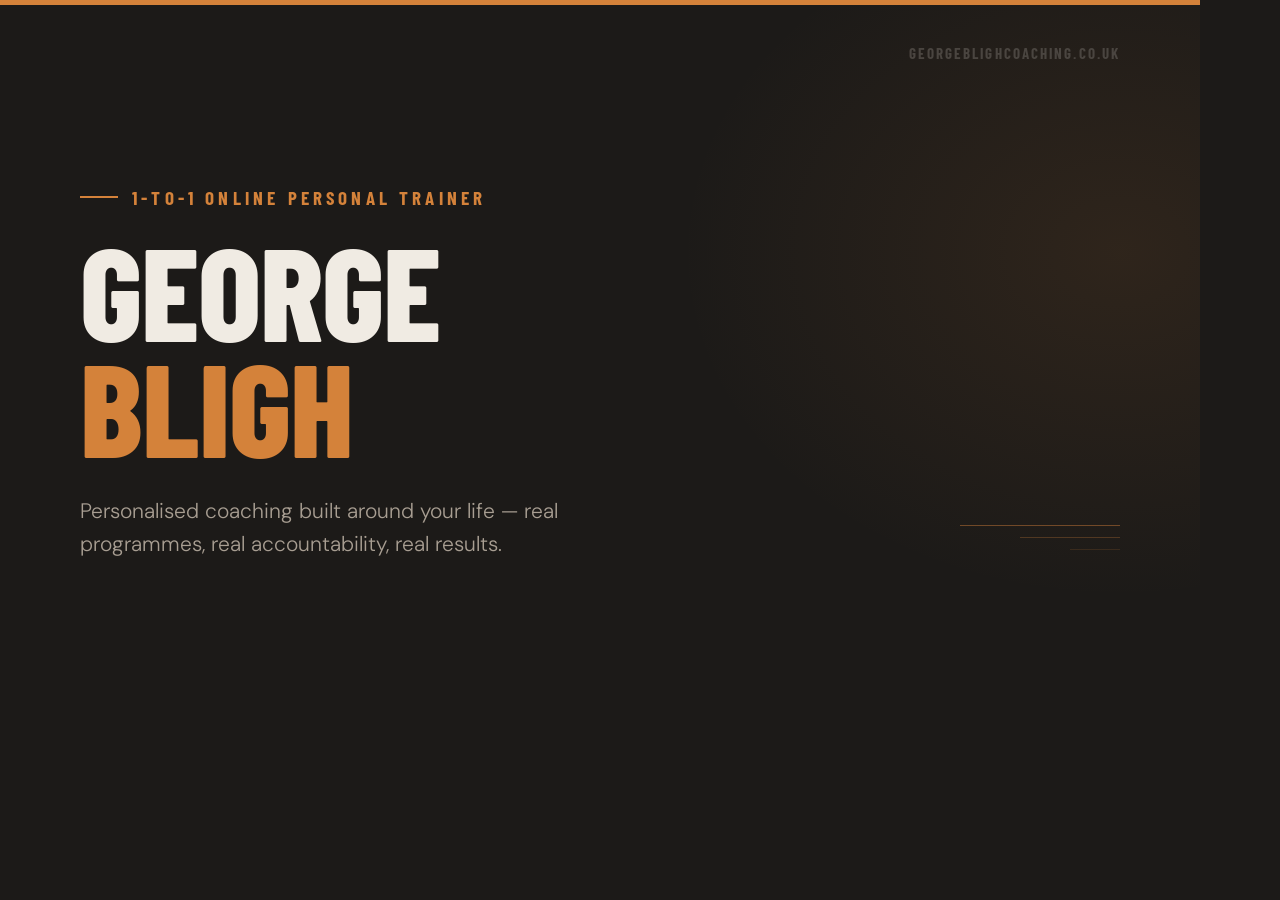
<file: assets/og-template.html>
<!DOCTYPE html>
<html lang="en">
<head>
  <meta charset="UTF-8">
  <meta name="viewport" content="width=1200">
  <title>OG Image Template — George Bligh Online Coaching</title>
  <link rel="preconnect" href="https://fonts.googleapis.com">
  <link rel="stylesheet" href="https://fonts.googleapis.com/css2?family=Barlow+Condensed:wght@700;800&family=DM+Sans:wght@300&display=swap">
  <style>
    * { margin: 0; padding: 0; box-sizing: border-box; }
    html, body { width: 1200px; height: 630px; overflow: hidden; }
    body {
      background: #1C1A18;
      font-family: 'Barlow Condensed', 'Arial Narrow', Impact, sans-serif;
      display: flex;
      align-items: flex-end;
      padding: 68px 80px;
      position: relative;
    }

    /* Top amber stripe */
    body::before {
      content: '';
      position: absolute;
      top: 0; left: 0; right: 0;
      height: 5px;
      background: #D4823A;
    }

    /* Ambient amber glow — right side */
    .glow {
      position: absolute;
      top: 0; right: -80px;
      width: 640px; height: 630px;
      background: radial-gradient(ellipse at 75% 40%, rgba(212,130,58,0.10) 0%, transparent 65%);
      pointer-events: none;
    }

    /* Receding accent lines — bottom right geometry */
    .lines {
      position: absolute;
      right: 80px;
      bottom: 80px;
      display: flex;
      flex-direction: column;
      align-items: flex-end;
      gap: 11px;
    }
    .lines span {
      display: block;
      height: 1px;
      background: #D4823A;
    }
    .lines span:nth-child(1) { width: 160px; opacity: 0.45; }
    .lines span:nth-child(2) { width: 100px; opacity: 0.28; }
    .lines span:nth-child(3) { width: 50px;  opacity: 0.15; }

    .content { position: relative; z-index: 1; }

    .eyebrow {
      display: flex;
      align-items: center;
      gap: 14px;
      margin-bottom: 22px;
    }
    .eyebrow-line {
      width: 38px; height: 2px;
      background: #D4823A;
      flex-shrink: 0;
    }
    .eyebrow-text {
      font-size: 19px;
      font-weight: 700;
      letter-spacing: 0.22em;
      text-transform: uppercase;
      color: #D4823A;
    }

    h1 {
      font-size: 132px;
      font-weight: 800;
      color: #F0EBE3;
      text-transform: uppercase;
      line-height: 0.88;
      letter-spacing: -1px;
      margin-bottom: 32px;
    }
    h1 em {
      font-style: normal;
      color: #D4823A;
      display: block;
    }

    .sub {
      font-family: 'DM Sans', sans-serif;
      font-size: 21px;
      color: #A89E92;
      font-weight: 300;
      line-height: 1.6;
      max-width: 500px;
    }

    /* Domain — top right */
    .domain {
      position: absolute;
      top: 44px; right: 80px;
      font-size: 15px;
      font-weight: 700;
      letter-spacing: 0.14em;
      text-transform: uppercase;
      color: #4A4540;
    }
  </style>
</head>
<body>
  <div class="glow"></div>
  <div class="lines">
    <span></span><span></span><span></span>
  </div>

  <div class="content">
    <div class="eyebrow">
      <div class="eyebrow-line"></div>
      <div class="eyebrow-text">1-to-1 Online Personal Trainer</div>
    </div>
    <h1>George<em>Bligh</em></h1>
    <p class="sub">Personalised coaching built around your life — real programmes, real accountability, real results.</p>
  </div>

  <div class="domain">georgeblighcoaching.co.uk</div>
</body>
</html>

<!--
  HOW TO USE THIS FILE:
  1. Open this file in Chrome / Edge
  2. Open DevTools → toggle device toolbar (Ctrl+Shift+M)
  3. Set to exactly 1200 × 630
  4. Screenshot (or use "Capture screenshot" in DevTools)
  5. Save as og-image.jpg — place in assets/images/og-image.jpg
  6. Commit and push
-->
</file>
